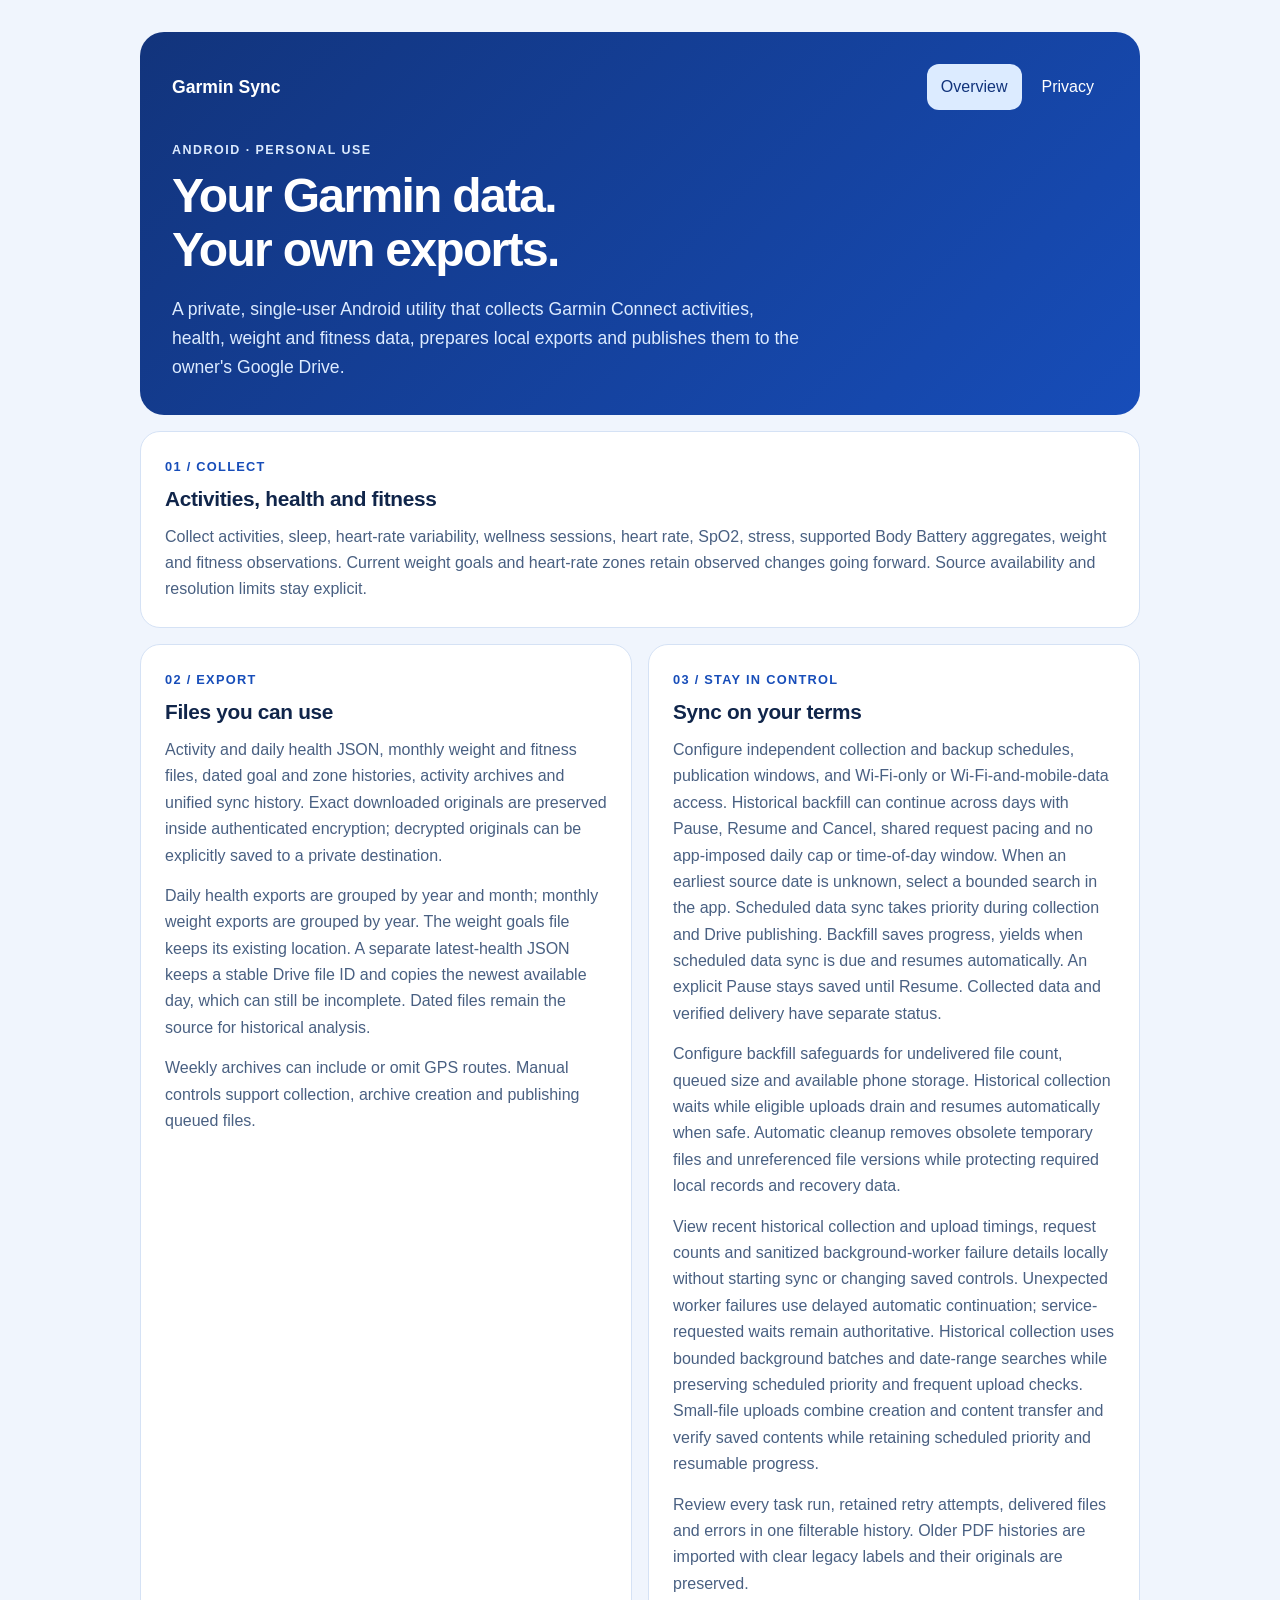
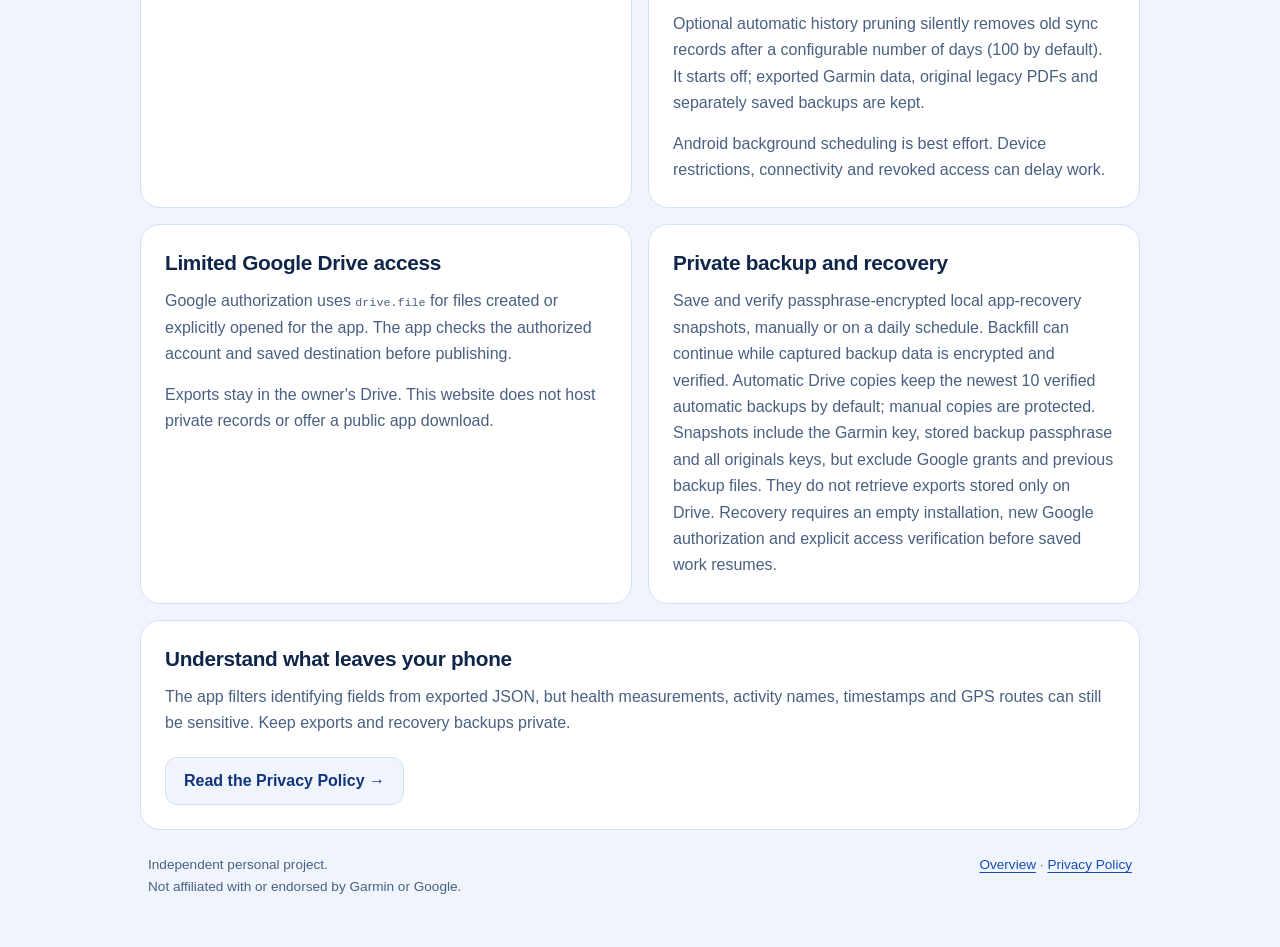
<file: index.html>
<!doctype html>
<html lang="en">
<head>
  <meta charset="utf-8">
  <meta name="viewport" content="width=device-width, initial-scale=1">
  <meta name="color-scheme" content="light">
  <meta name="theme-color" content="#12347C">
  <meta name="description" content="A private Android utility for exporting Garmin activities and wellness data to the owner's Google Drive.">
  <title>Garmin Sync — Personal Android export utility</title>
  <link rel="stylesheet" href="styles.css">
</head>
<body>
  <a class="skip" href="#content">Skip to content</a>
  <div class="wrap">
    <header class="hero">
      <div class="topline"><a class="brand" href="index.html">Garmin Sync</a><nav aria-label="Main navigation"><a href="index.html" aria-current="page">Overview</a><a href="privacy.html">Privacy</a></nav></div>
      <p class="eyebrow">Android · Personal use</p>
      <h1>Your Garmin data.<br>Your own exports.</h1>
      <p class="lead">A private, single-user Android utility that collects Garmin Connect activities, health, weight and fitness data, prepares local exports and publishes them to the owner's Google Drive.</p>
    </header>
    <main id="content" class="grid">
      <section class="card wide">
        <p class="step">01 / Collect</p>
        <h2>Activities, health and fitness</h2>
        <p>Collect activities, sleep, heart-rate variability, wellness sessions, heart rate, SpO2, stress, supported Body Battery aggregates, weight and fitness observations. Current weight goals and heart-rate zones retain observed changes going forward. Source availability and resolution limits stay explicit.</p>
      </section>
      <section class="card">
        <p class="step">02 / Export</p>
        <h2>Files you can use</h2>
        <p>Activity and daily health JSON, monthly weight and fitness files, dated goal and zone histories, activity archives and unified sync history. Exact downloaded originals are preserved inside authenticated encryption; decrypted originals can be explicitly saved to a private destination.</p>
        <p>Daily health exports are grouped by year and month; monthly weight exports are grouped by year. The weight goals file keeps its existing location. A separate latest-health JSON keeps a stable Drive file ID and copies the newest available day, which can still be incomplete. Dated files remain the source for historical analysis.</p>
        <p>Weekly archives can include or omit GPS routes. Manual controls support collection, archive creation and publishing queued files.</p>
      </section>
      <section class="card">
        <p class="step">03 / Stay in control</p>
        <h2>Sync on your terms</h2>
        <p>Configure independent collection and backup schedules, publication windows, and Wi-Fi-only or Wi-Fi-and-mobile-data access. Historical backfill can continue across days with Pause, Resume and Cancel, shared request pacing and no app-imposed daily cap or time-of-day window. When an earliest source date is unknown, select a bounded search in the app. Scheduled data sync takes priority during collection and Drive publishing. Backfill saves progress, yields when scheduled data sync is due and resumes automatically. An explicit Pause stays saved until Resume. Collected data and verified delivery have separate status.</p>
        <p>Configure backfill safeguards for undelivered file count, queued size and available phone storage. Historical collection waits while eligible uploads drain and resumes automatically when safe. Automatic cleanup removes obsolete temporary files and unreferenced file versions while protecting required local records and recovery data.</p>
        <p>View recent historical collection and upload timings, request counts and sanitized background-worker failure details locally without starting sync or changing saved controls. Unexpected worker failures use delayed automatic continuation; service-requested waits remain authoritative. Historical collection uses bounded background batches and date-range searches while preserving scheduled priority and frequent upload checks. Small-file uploads combine creation and content transfer and verify saved contents while retaining scheduled priority and resumable progress.</p>
        <p>Review every task run, retained retry attempts, delivered files and errors in one filterable history. Older PDF histories are imported with clear legacy labels and their originals are preserved.</p>
        <p>Optional automatic history pruning silently removes old sync records after a configurable number of days (100 by default). It starts off; exported Garmin data, original legacy PDFs and separately saved backups are kept.</p>
        <p>Android background scheduling is best effort. Device restrictions, connectivity and revoked access can delay work.</p>
      </section>
      <section class="card">
        <h2>Limited Google Drive access</h2>
        <p>Google authorization uses <code>drive.file</code> for files created or explicitly opened for the app. The app checks the authorized account and saved destination before publishing.</p>
        <p>Exports stay in the owner's Drive. This website does not host private records or offer a public app download.</p>
      </section>
      <section class="card">
        <h2>Private backup and recovery</h2>
        <p>Save and verify passphrase-encrypted local app-recovery snapshots, manually or on a daily schedule. Backfill can continue while captured backup data is encrypted and verified. Automatic Drive copies keep the newest 10 verified automatic backups by default; manual copies are protected. Snapshots include the Garmin key, stored backup passphrase and all originals keys, but exclude Google grants and previous backup files. They do not retrieve exports stored only on Drive. Recovery requires an empty installation, new Google authorization and explicit access verification before saved work resumes.</p>
      </section>
      <section class="card wide">
        <h2>Understand what leaves your phone</h2>
        <p>The app filters identifying fields from exported JSON, but health measurements, activity names, timestamps and GPS routes can still be sensitive. Keep exports and recovery backups private.</p>
        <a class="button" href="privacy.html">Read the Privacy Policy <span aria-hidden="true">&nbsp;→</span></a>
      </section>
    </main>
    <footer class="footer"><p>Independent personal project.<br>Not affiliated with or endorsed by Garmin or Google.</p><p><a href="index.html">Overview</a> · <a href="privacy.html">Privacy Policy</a></p></footer>
  </div>
</body>
</html>
</file>
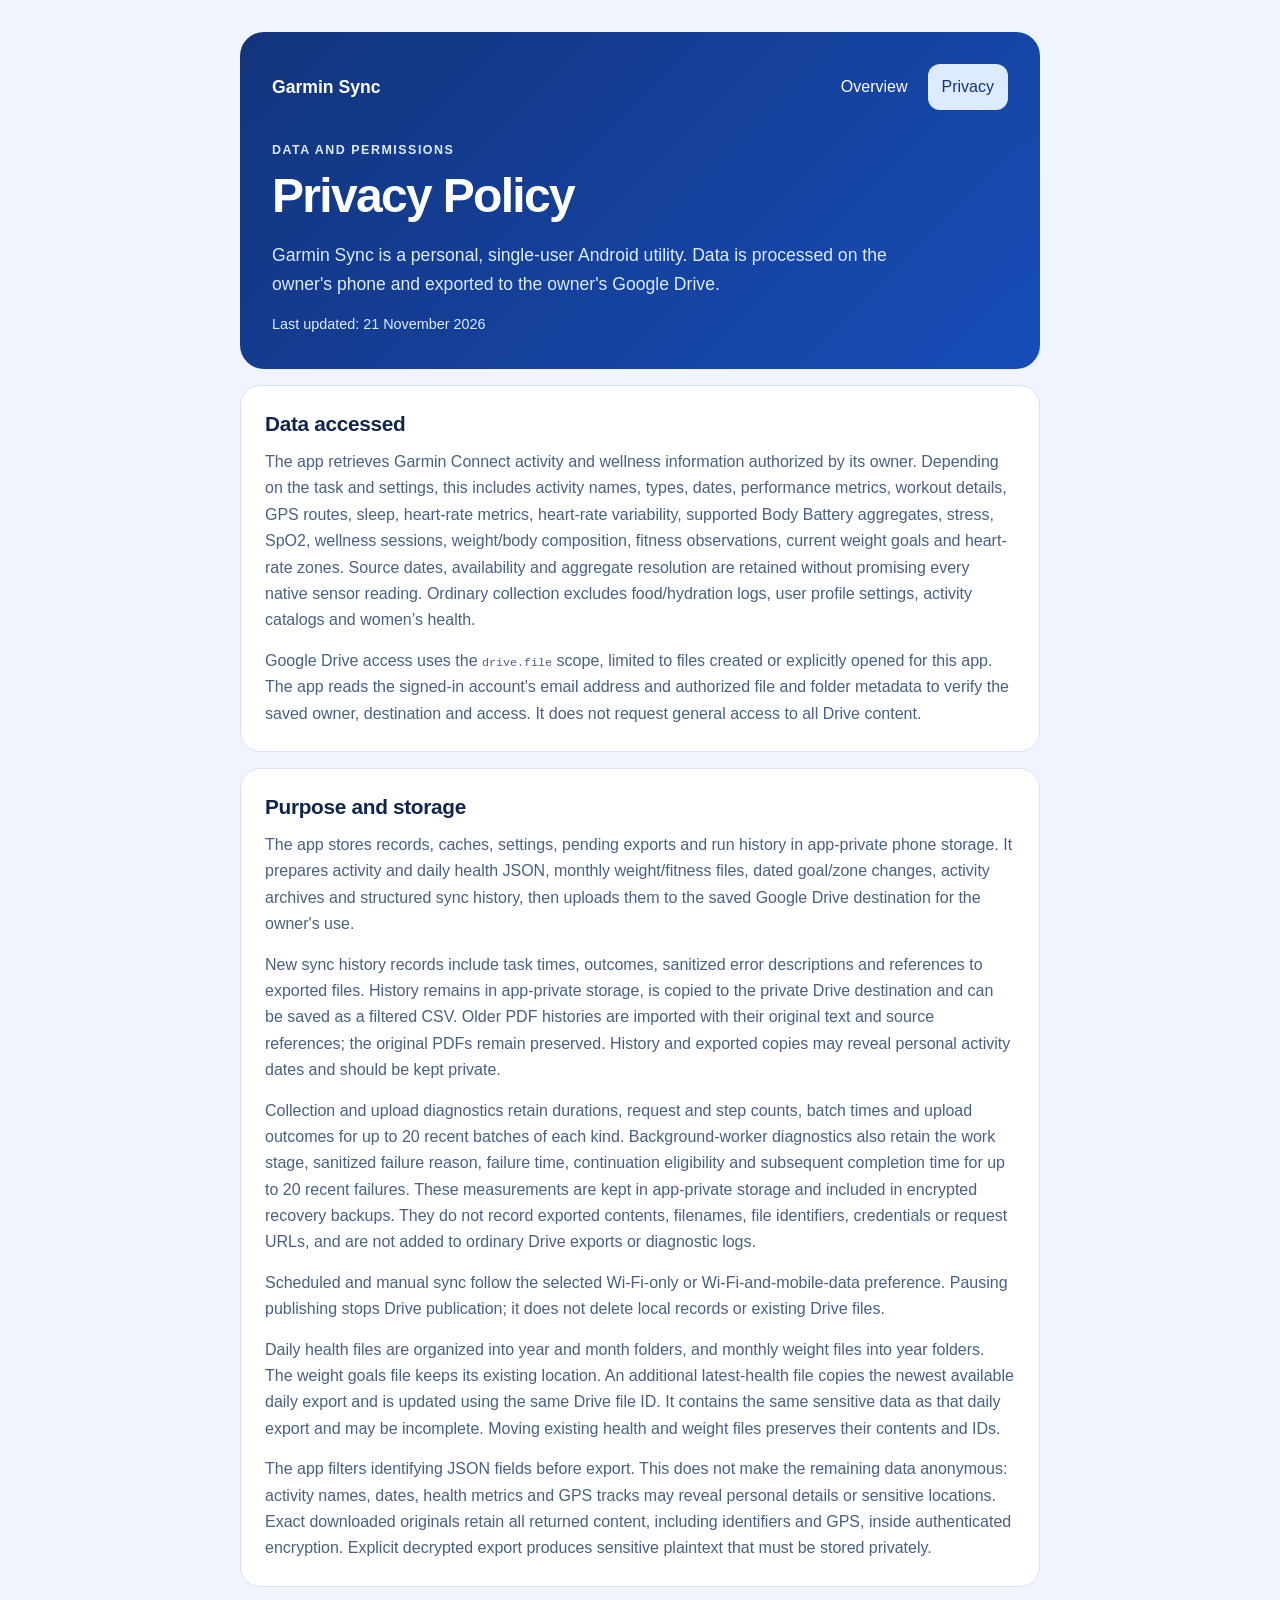
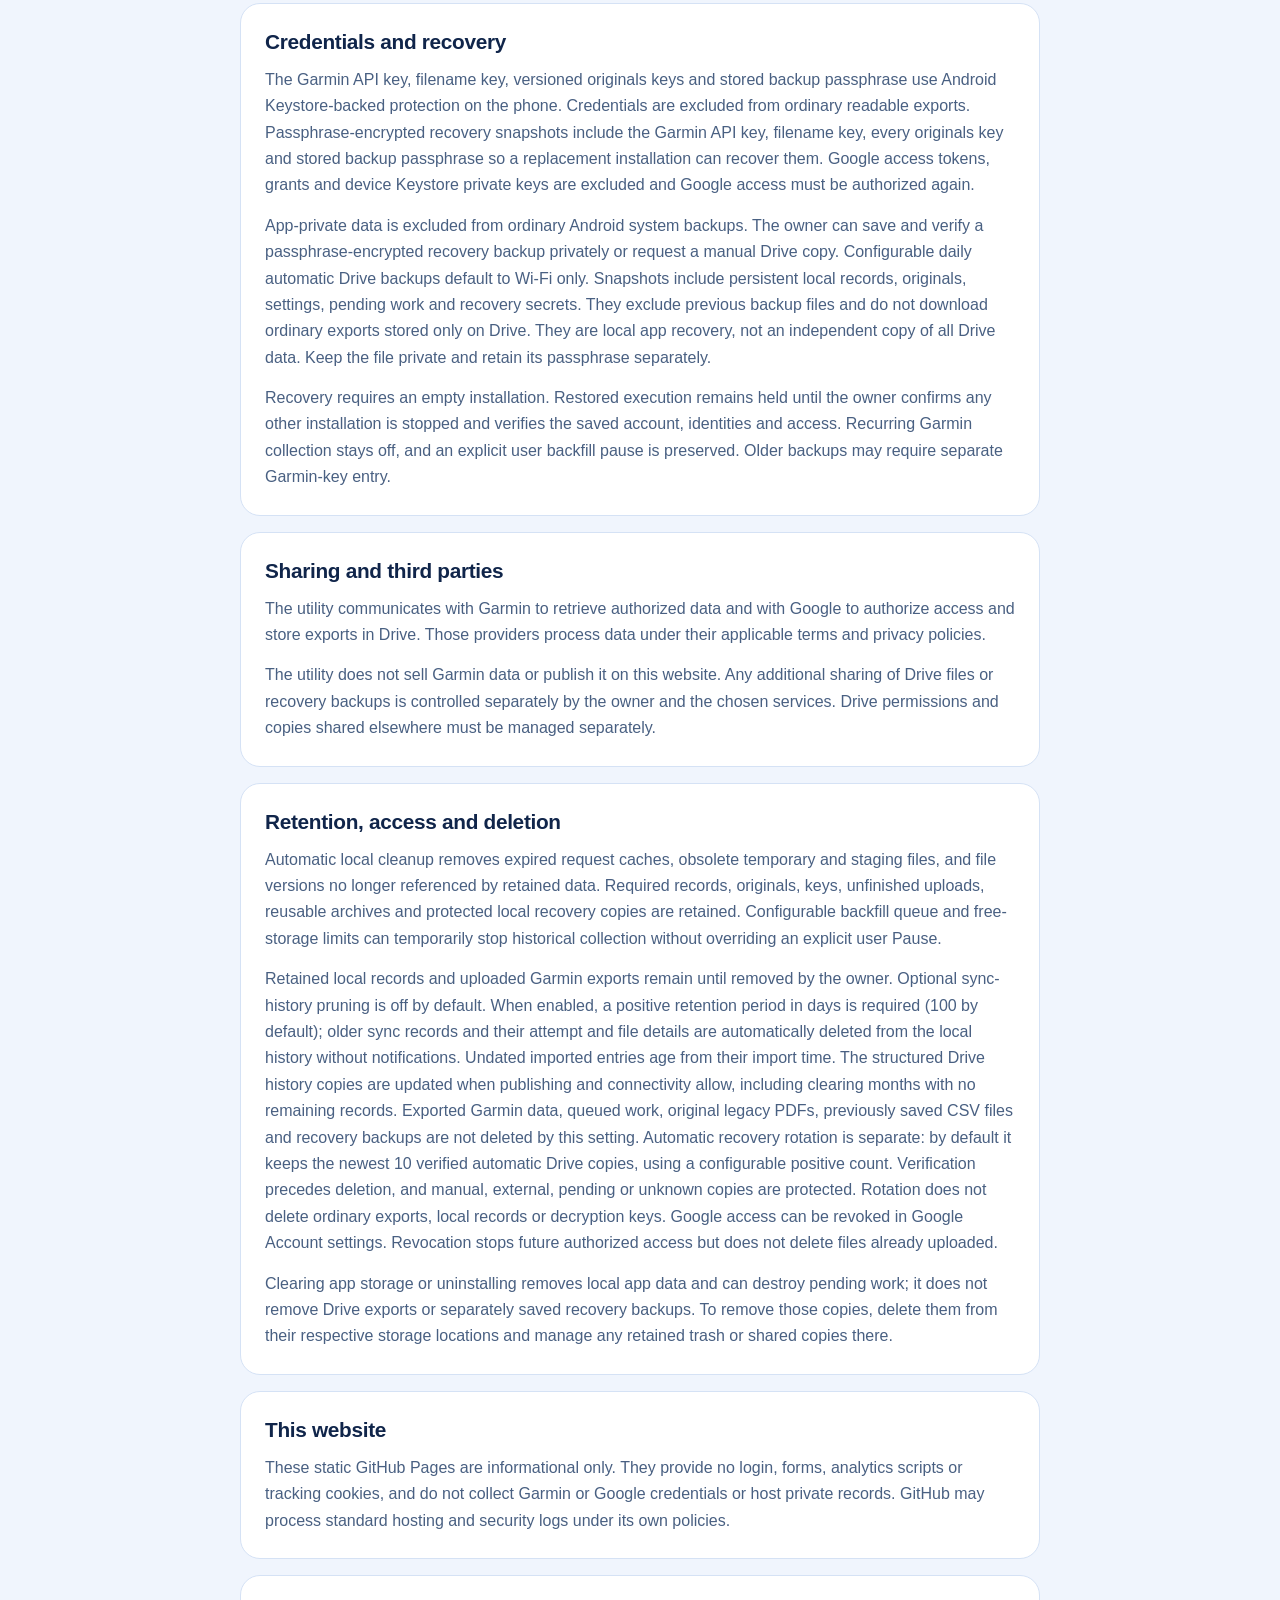
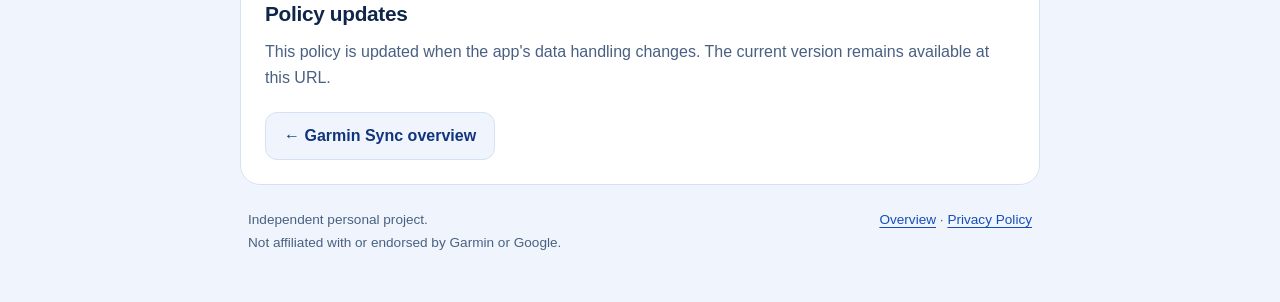
<file: privacy.html>
<!doctype html>
<html lang="en">
<head>
  <meta charset="utf-8">
  <meta name="viewport" content="width=device-width, initial-scale=1">
  <meta name="color-scheme" content="light">
  <meta name="theme-color" content="#12347C">
  <meta name="description" content="How the private Garmin Sync Android utility handles Garmin data, Google Drive access and encrypted recovery backups.">
  <title>Privacy Policy — Garmin Sync</title>
  <link rel="stylesheet" href="styles.css">
</head>
<body>
  <a class="skip" href="#content">Skip to content</a>
  <div class="wrap policy">
    <header class="hero">
      <div class="topline"><a class="brand" href="index.html">Garmin Sync</a><nav aria-label="Main navigation"><a href="index.html">Overview</a><a href="privacy.html" aria-current="page">Privacy</a></nav></div>
      <p class="eyebrow">Data and permissions</p>
      <h1>Privacy Policy</h1>
      <p class="lead">Garmin Sync is a personal, single-user Android utility. Data is processed on the owner's phone and exported to the owner's Google Drive.</p>
      <p class="date">Last updated: <time datetime="2026-11-21">21 November 2026</time></p>
    </header>
    <main id="content">
      <section class="card">
        <h2>Data accessed</h2>
        <p>The app retrieves Garmin Connect activity and wellness information authorized by its owner. Depending on the task and settings, this includes activity names, types, dates, performance metrics, workout details, GPS routes, sleep, heart-rate metrics, heart-rate variability, supported Body Battery aggregates, stress, SpO2, wellness sessions, weight/body composition, fitness observations, current weight goals and heart-rate zones. Source dates, availability and aggregate resolution are retained without promising every native sensor reading. Ordinary collection excludes food/hydration logs, user profile settings, activity catalogs and women’s health.</p>
        <p>Google Drive access uses the <code>drive.file</code> scope, limited to files created or explicitly opened for this app. The app reads the signed-in account's email address and authorized file and folder metadata to verify the saved owner, destination and access. It does not request general access to all Drive content.</p>
      </section>
      <section class="card">
        <h2>Purpose and storage</h2>
        <p>The app stores records, caches, settings, pending exports and run history in app-private phone storage. It prepares activity and daily health JSON, monthly weight/fitness files, dated goal/zone changes, activity archives and structured sync history, then uploads them to the saved Google Drive destination for the owner's use.</p>
        <p>New sync history records include task times, outcomes, sanitized error descriptions and references to exported files. History remains in app-private storage, is copied to the private Drive destination and can be saved as a filtered CSV. Older PDF histories are imported with their original text and source references; the original PDFs remain preserved. History and exported copies may reveal personal activity dates and should be kept private.</p>
        <p>Collection and upload diagnostics retain durations, request and step counts, batch times and upload outcomes for up to 20 recent batches of each kind. Background-worker diagnostics also retain the work stage, sanitized failure reason, failure time, continuation eligibility and subsequent completion time for up to 20 recent failures. These measurements are kept in app-private storage and included in encrypted recovery backups. They do not record exported contents, filenames, file identifiers, credentials or request URLs, and are not added to ordinary Drive exports or diagnostic logs.</p>
        <p>Scheduled and manual sync follow the selected Wi-Fi-only or Wi-Fi-and-mobile-data preference. Pausing publishing stops Drive publication; it does not delete local records or existing Drive files.</p>
        <p>Daily health files are organized into year and month folders, and monthly weight files into year folders. The weight goals file keeps its existing location. An additional latest-health file copies the newest available daily export and is updated using the same Drive file ID. It contains the same sensitive data as that daily export and may be incomplete. Moving existing health and weight files preserves their contents and IDs.</p>
        <p>The app filters identifying JSON fields before export. This does not make the remaining data anonymous: activity names, dates, health metrics and GPS tracks may reveal personal details or sensitive locations. Exact downloaded originals retain all returned content, including identifiers and GPS, inside authenticated encryption. Explicit decrypted export produces sensitive plaintext that must be stored privately.</p>
      </section>
      <section class="card">
        <h2>Credentials and recovery</h2>
        <p>The Garmin API key, filename key, versioned originals keys and stored backup passphrase use Android Keystore-backed protection on the phone. Credentials are excluded from ordinary readable exports. Passphrase-encrypted recovery snapshots include the Garmin API key, filename key, every originals key and stored backup passphrase so a replacement installation can recover them. Google access tokens, grants and device Keystore private keys are excluded and Google access must be authorized again.</p>
        <p>App-private data is excluded from ordinary Android system backups. The owner can save and verify a passphrase-encrypted recovery backup privately or request a manual Drive copy. Configurable daily automatic Drive backups default to Wi-Fi only. Snapshots include persistent local records, originals, settings, pending work and recovery secrets. They exclude previous backup files and do not download ordinary exports stored only on Drive. They are local app recovery, not an independent copy of all Drive data. Keep the file private and retain its passphrase separately.</p>
        <p>Recovery requires an empty installation. Restored execution remains held until the owner confirms any other installation is stopped and verifies the saved account, identities and access. Recurring Garmin collection stays off, and an explicit user backfill pause is preserved. Older backups may require separate Garmin-key entry.</p>
      </section>
      <section class="card">
        <h2>Sharing and third parties</h2>
        <p>The utility communicates with Garmin to retrieve authorized data and with Google to authorize access and store exports in Drive. Those providers process data under their applicable terms and privacy policies.</p>
        <p>The utility does not sell Garmin data or publish it on this website. Any additional sharing of Drive files or recovery backups is controlled separately by the owner and the chosen services. Drive permissions and copies shared elsewhere must be managed separately.</p>
      </section>
      <section class="card">
        <h2>Retention, access and deletion</h2>
        <p>Automatic local cleanup removes expired request caches, obsolete temporary and staging files, and file versions no longer referenced by retained data. Required records, originals, keys, unfinished uploads, reusable archives and protected local recovery copies are retained. Configurable backfill queue and free-storage limits can temporarily stop historical collection without overriding an explicit user Pause.</p>
        <p>Retained local records and uploaded Garmin exports remain until removed by the owner. Optional sync-history pruning is off by default. When enabled, a positive retention period in days is required (100 by default); older sync records and their attempt and file details are automatically deleted from the local history without notifications. Undated imported entries age from their import time. The structured Drive history copies are updated when publishing and connectivity allow, including clearing months with no remaining records. Exported Garmin data, queued work, original legacy PDFs, previously saved CSV files and recovery backups are not deleted by this setting. Automatic recovery rotation is separate: by default it keeps the newest 10 verified automatic Drive copies, using a configurable positive count. Verification precedes deletion, and manual, external, pending or unknown copies are protected. Rotation does not delete ordinary exports, local records or decryption keys. Google access can be revoked in Google Account settings. Revocation stops future authorized access but does not delete files already uploaded.</p>
        <p>Clearing app storage or uninstalling removes local app data and can destroy pending work; it does not remove Drive exports or separately saved recovery backups. To remove those copies, delete them from their respective storage locations and manage any retained trash or shared copies there.</p>
      </section>
      <section class="card">
        <h2>This website</h2>
        <p>These static GitHub Pages are informational only. They provide no login, forms, analytics scripts or tracking cookies, and do not collect Garmin or Google credentials or host private records. GitHub may process standard hosting and security logs under its own policies.</p>
      </section>
      <section class="card">
        <h2>Policy updates</h2>
        <p>This policy is updated when the app's data handling changes. The current version remains available at this URL.</p>
        <a class="button" href="index.html"><span aria-hidden="true">←&nbsp;</span> Garmin Sync overview</a>
      </section>
    </main>
    <footer class="footer"><p>Independent personal project.<br>Not affiliated with or endorsed by Garmin or Google.</p><p><a href="index.html">Overview</a> · <a href="privacy.html">Privacy Policy</a></p></footer>
  </div>
</body>
</html>
</file>
<file: styles.css>
:root{color-scheme:light;--blue-primary:#174DB9;--blue-deep:#12347C;--blue-light:#DCEBFF;--ink:#10254A;--ink-muted:#496082;--surface:#FFFFFF;--surface-tinted:#F0F5FD;--outline:#D5E2F5;font-family:-apple-system,BlinkMacSystemFont,"Segoe UI",Roboto,sans-serif;line-height:1.65;background:var(--surface-tinted);color:var(--ink)}
*{box-sizing:border-box}body{margin:0}a{color:var(--blue-primary);text-underline-offset:.2em}a:hover{text-decoration-thickness:2px}a:focus-visible{outline:3px solid var(--blue-primary);outline-offset:4px;border-radius:4px}.wrap{width:min(100% - 32px,1000px);margin:32px auto 48px}.skip{position:absolute;left:16px;top:-80px;z-index:2;background:white;padding:12px}.skip:focus{top:12px}.hero{padding:32px;border-radius:24px;background:linear-gradient(135deg,var(--blue-deep),var(--blue-primary));color:var(--surface)}.hero p{color:var(--blue-light);max-width:65ch}.hero a{color:white}.topline{display:flex;align-items:center;justify-content:space-between;gap:16px;flex-wrap:wrap}.brand{font-weight:750;font-size:1.1rem;text-decoration:none}nav{display:flex;gap:6px;flex-wrap:wrap}nav a{padding:10px 14px;border-radius:12px;text-decoration:none;min-height:44px}nav a[aria-current=page]{background:var(--blue-light);color:var(--blue-deep)}.hero a:focus-visible{outline-color:white}.eyebrow{font-size:.78rem;font-weight:750;letter-spacing:.12em;text-transform:uppercase;margin:30px 0 8px}h1{font-size:clamp(2rem,5vw,3rem);line-height:1.13;letter-spacing:-.035em;margin:0 0 18px}h2{font-size:1.3rem;line-height:1.3;letter-spacing:-.015em;margin:0 0 12px}p{margin:0 0 14px}p:last-child{margin-bottom:0}.lead{font-size:1.1rem}.grid{display:grid;grid-template-columns:1fr 1fr;gap:16px;margin-top:16px}.card{background:var(--surface);border:1px solid var(--outline);border-radius:20px;padding:24px;color:var(--ink-muted)}.card h2,.card strong{color:var(--ink)}.wide{grid-column:1/-1}.step{color:var(--blue-primary);font-size:.8rem;font-weight:750;letter-spacing:.1em;text-transform:uppercase;margin-bottom:8px}ul{padding-left:22px;margin:12px 0 0}li+li{margin-top:8px}code{font-size:.9em;overflow-wrap:anywhere}.button{display:inline-flex;align-items:center;justify-content:center;min-height:48px;padding:10px 18px;border:1px solid var(--outline);border-radius:12px;background:var(--surface-tinted);color:var(--blue-deep);font-weight:650;text-decoration:none;margin-top:6px}.button:hover{background:var(--blue-light)}.policy{max-width:800px}.policy .card{margin-top:16px}.date{font-size:.9rem}.footer{margin:24px 8px 0;color:var(--ink-muted);font-size:.85rem;display:flex;justify-content:space-between;flex-wrap:wrap;gap:12px}.footer p{margin:0}@media(max-width:640px){.wrap{margin-top:16px}.hero{padding:24px}.grid{grid-template-columns:1fr}.card{padding:22px}.topline{align-items:flex-start;flex-direction:column}.eyebrow{margin-top:24px}.footer{display:block}.footer p+p{margin-top:8px}}@media(prefers-reduced-motion:no-preference){a{transition:background-color .15s}}
</file>
